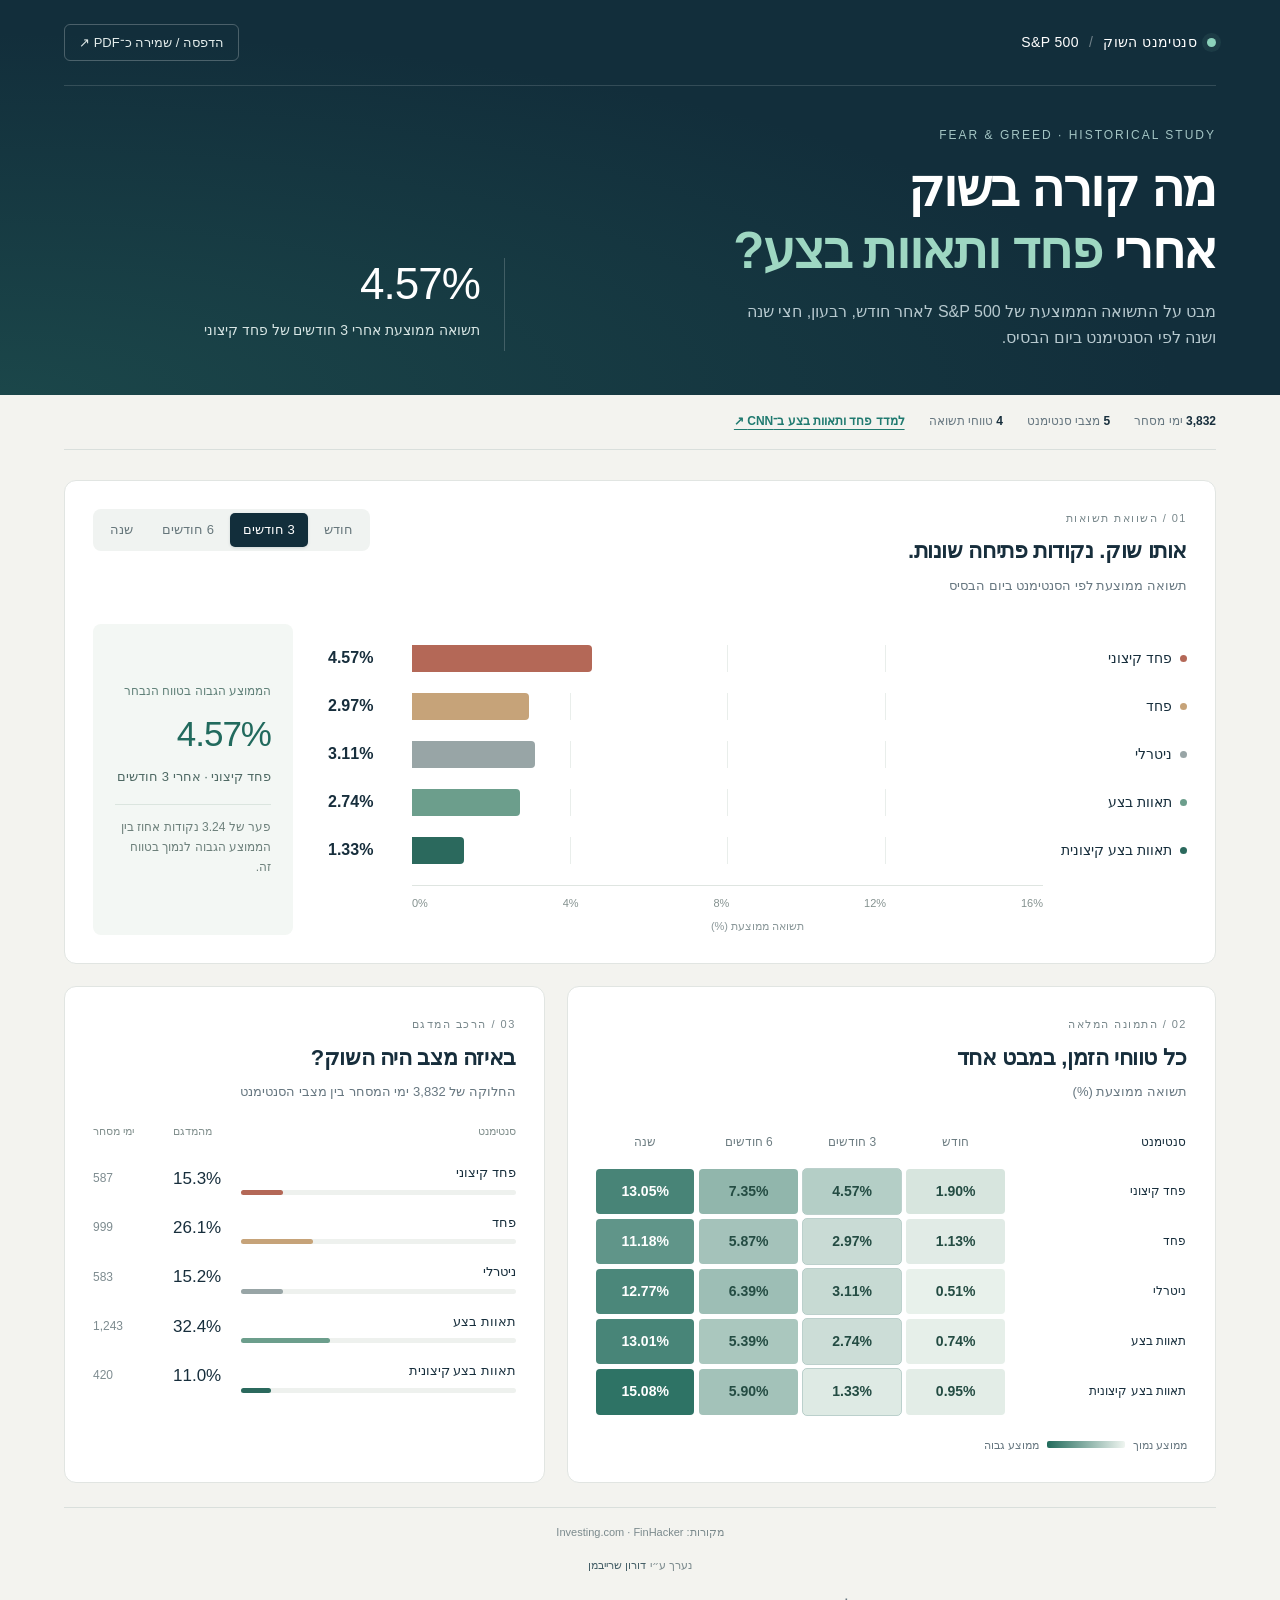
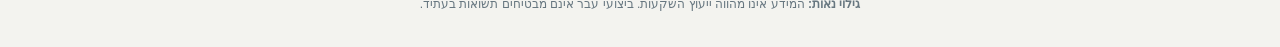
<file: index.html>
<!doctype html>
<html lang="he" dir="rtl">
<head><meta charset="utf-8"><meta name="viewport" content="width=device-width,initial-scale=1"><meta name="description" content="ויזואליזציה אינטראקטיבית בעברית: תשואות S&amp;P 500 לפי מדד פחד ותאוות בצע, בארבעה טווחי זמן."><meta name="theme-color" content="#122e3b"><title>סנטימנט השוק | פחד ותאוות בצע × S&P 500</title>
<link rel="stylesheet" href="assets/styles.css"></head>
<body><header><div class="wrap"><div class="top"><div class="brand"><span class="brand-mark"></span> סנטימנט השוק <span style="opacity:.4">/</span> <bdi>S&P 500</bdi></div><button class="print" type="button" onclick="window.print()">הדפסה / שמירה כ־PDF ↗</button></div><div class="hero"><div><div class="eyebrow">FEAR & GREED · HISTORICAL STUDY</div><h1>מה קורה בשוק<br>אחרי <span>פחד ותאוות בצע?</span></h1><p>מבט על התשואה הממוצעת של S&P 500 לאחר חודש, רבעון, חצי שנה ושנה לפי הסנטימנט ביום הבסיס.</p></div><div class="hero-note"><strong>4.57%</strong><div class="label">תשואה ממוצעת אחרי 3 חודשים של פחד קיצוני</div></div></div></div></header>
<div class="wrap"><div class="meta"><span><b>3,832</b> ימי מסחר</span><span><b>5</b> מצבי סנטימנט</span><span><b>4</b> טווחי תשואה</span><a href="https://edition.cnn.com/markets/fear-and-greed" target="_blank" rel="noopener noreferrer" style="color:var(--teal);font-weight:600;text-underline-offset:4px">למדד פחד ותאוות בצע ב־CNN ↗</a></div><main class="content">
<section class="panel"><div class="chart-head"><div><div class="section-label">01 / השוואת תשואות</div><h2>אותו שוק. נקודות פתיחה שונות.</h2><p class="sub">תשואה ממוצעת לפי הסנטימנט ביום הבסיס</p></div><div class="periods" role="group" aria-label="טווח התשואה"><button type="button" data-period="0" aria-pressed="false">חודש</button><button type="button" data-period="1" aria-pressed="true">3 חודשים</button><button type="button" data-period="2" aria-pressed="false">6 חודשים</button><button type="button" data-period="3" aria-pressed="false">שנה</button></div></div><div class="chart-layout"><div class="bar-chart"><div id="bars"></div><div class="axis" aria-hidden="true"><span>0%</span><span>4%</span><span>8%</span><span>12%</span><span>16%</span></div><div class="axis-caption">תשואה ממוצעת (%)</div></div><aside class="insight" id="insight" aria-live="polite"></aside></div></section>
<div class="lower"><section class="panel"><div class="section-label">02 / התמונה המלאה</div><h2>כל טווחי הזמן, במבט אחד</h2><p class="sub">תשואה ממוצעת (%)</p><table class="matrix"><caption style="position:absolute;width:1px;height:1px;overflow:hidden;clip-path:inset(50%)">תשואות ממוצעות לפי סנטימנט וטווח זמן</caption><thead><tr><th scope="col">סנטימנט</th><th scope="col">חודש</th><th scope="col">3 חודשים</th><th scope="col">6 חודשים</th><th scope="col">שנה</th></tr></thead><tbody id="matrix"></tbody></table><div class="scale"><span>ממוצע נמוך</span><span class="gradient" aria-hidden="true"></span><span>ממוצע גבוה</span></div></section>
<section class="panel"><div class="section-label">03 / הרכב המדגם</div><h2>באיזה מצב היה השוק?</h2><p class="sub">החלוקה של 3,832 ימי המסחר בין מצבי הסנטימנט</p><div class="dist-head"><span>סנטימנט</span><span>מהמדגם</span><span>ימי מסחר</span></div><div id="distribution" class="dist-chart"></div></section></div>
<footer class="footer" style="flex-direction:column;align-items:center;text-align:center"><span>מקורות: <bdi>Investing.com · FinHacker</bdi></span><span>נערך ע״י <b>דורון שרייבמן</b></span><p style="margin:6px 0 0;max-width:760px;font-size:12px;color:var(--muted)"><strong>גילוי נאות:</strong> המידע אינו מהווה ייעוץ השקעות. ביצועי עבר אינם מבטיחים תשואות בעתיד.</p></footer>
</main></div>
<script src="assets/app.js" defer></script></body></html>
</file>
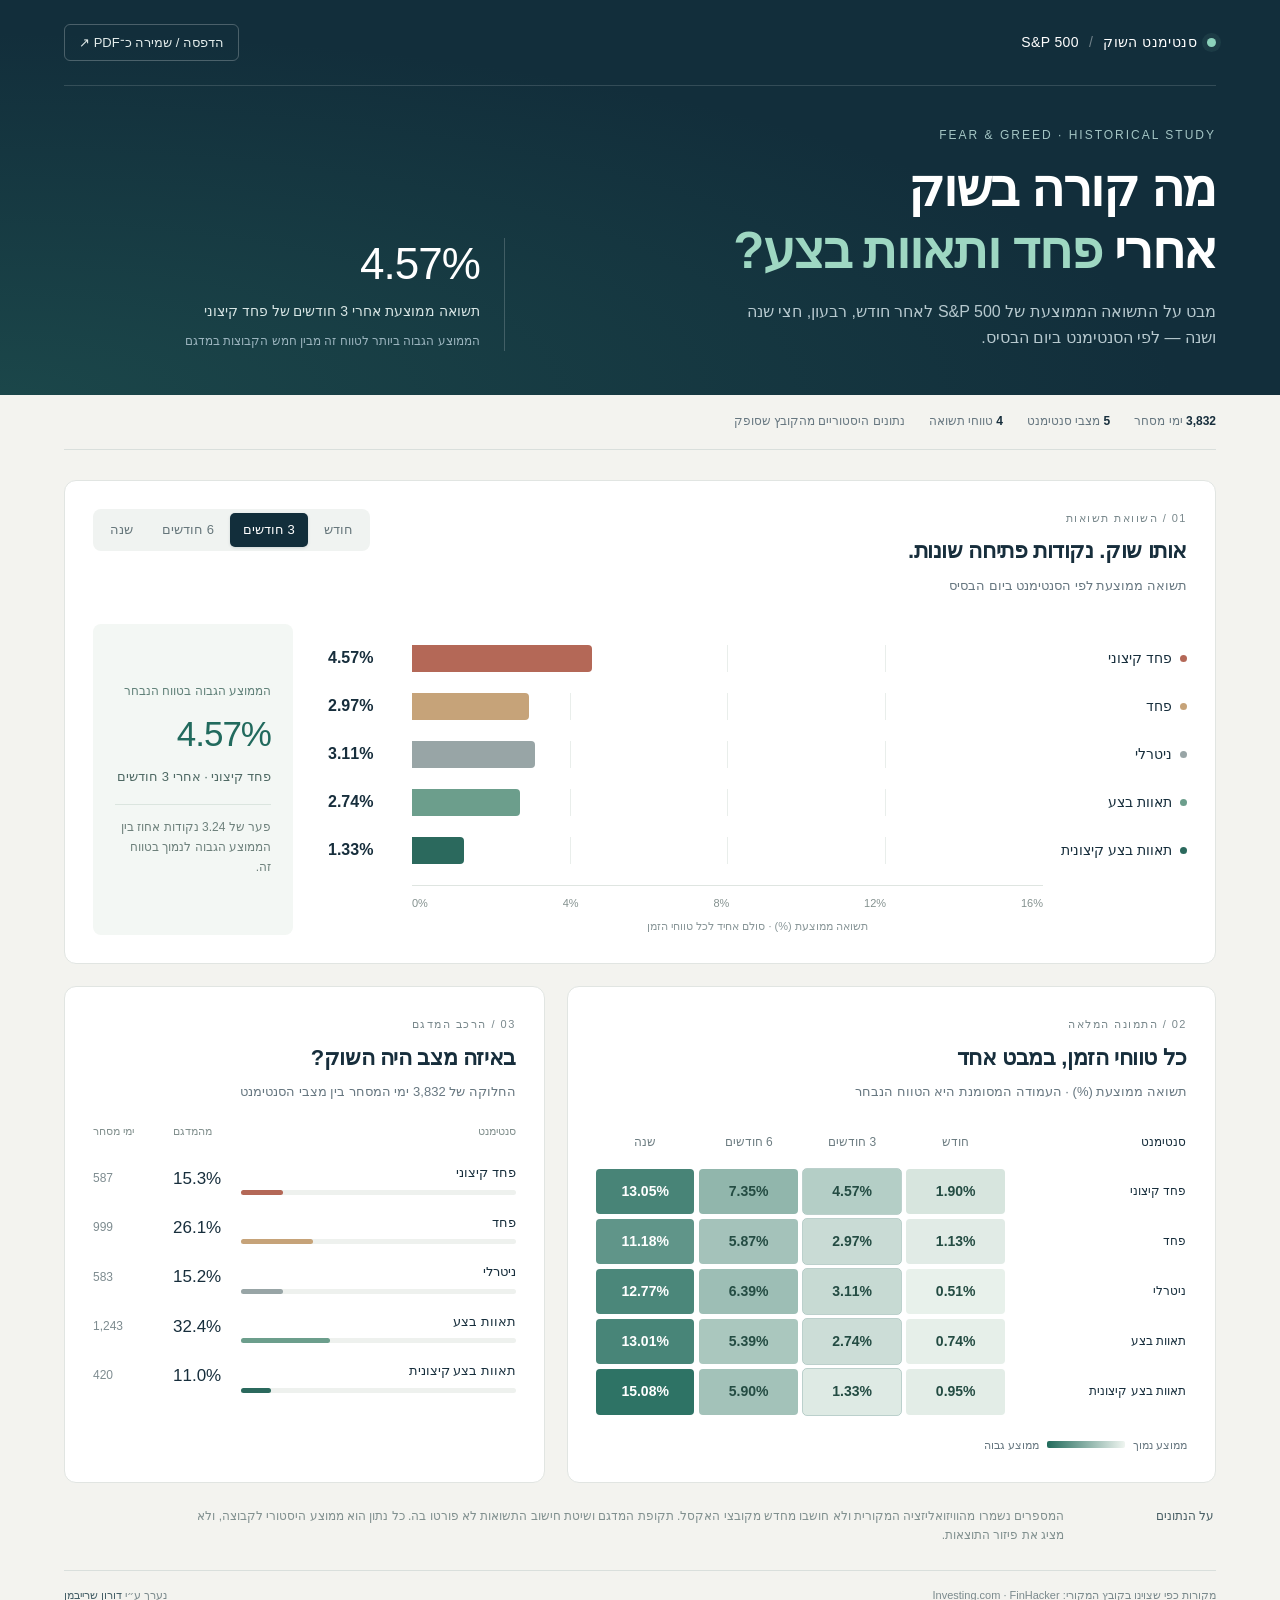
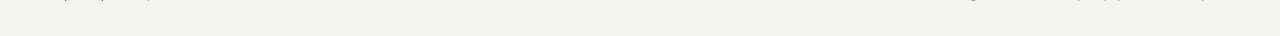
<file: fear-greed-sp500-github/index.html>
<!doctype html>
<html lang="he" dir="rtl">
<head><meta charset="utf-8"><meta name="viewport" content="width=device-width,initial-scale=1"><meta name="description" content="ויזואליזציה אינטראקטיבית בעברית: תשואות S&amp;P 500 לפי מדד פחד ותאוות בצע, בארבעה טווחי זמן."><meta name="theme-color" content="#122e3b"><title>סנטימנט השוק | פחד ותאוות בצע × S&P 500</title>
<link rel="stylesheet" href="assets/styles.css"></head>
<body><header><div class="wrap"><div class="top"><div class="brand"><span class="brand-mark"></span> סנטימנט השוק <span style="opacity:.4">/</span> <bdi>S&P 500</bdi></div><button class="print" type="button" onclick="window.print()">הדפסה / שמירה כ־PDF ↗</button></div><div class="hero"><div><div class="eyebrow">FEAR & GREED · HISTORICAL STUDY</div><h1>מה קורה בשוק<br>אחרי <span>פחד ותאוות בצע?</span></h1><p>מבט על התשואה הממוצעת של S&P 500 לאחר חודש, רבעון, חצי שנה ושנה — לפי הסנטימנט ביום הבסיס.</p></div><div class="hero-note"><strong>4.57%</strong><div class="label">תשואה ממוצעת אחרי 3 חודשים של פחד קיצוני</div><div class="small">הממוצע הגבוה ביותר לטווח זה מבין חמש הקבוצות במדגם</div></div></div></div></header>
<div class="wrap"><div class="meta"><span><b>3,832</b> ימי מסחר</span><span><b>5</b> מצבי סנטימנט</span><span><b>4</b> טווחי תשואה</span><span>נתונים היסטוריים מהקובץ שסופק</span></div><main class="content">
<section class="panel"><div class="chart-head"><div><div class="section-label">01 / השוואת תשואות</div><h2>אותו שוק. נקודות פתיחה שונות.</h2><p class="sub">תשואה ממוצעת לפי הסנטימנט ביום הבסיס</p></div><div class="periods" role="group" aria-label="טווח התשואה"><button type="button" data-period="0" aria-pressed="false">חודש</button><button type="button" data-period="1" aria-pressed="true">3 חודשים</button><button type="button" data-period="2" aria-pressed="false">6 חודשים</button><button type="button" data-period="3" aria-pressed="false">שנה</button></div></div><div class="chart-layout"><div class="bar-chart"><div id="bars"></div><div class="axis" aria-hidden="true"><span>0%</span><span>4%</span><span>8%</span><span>12%</span><span>16%</span></div><div class="axis-caption">תשואה ממוצעת (%) · סולם אחיד לכל טווחי הזמן</div></div><aside class="insight" id="insight" aria-live="polite"></aside></div></section>
<div class="lower"><section class="panel"><div class="section-label">02 / התמונה המלאה</div><h2>כל טווחי הזמן, במבט אחד</h2><p class="sub">תשואה ממוצעת (%) · העמודה המסומנת היא הטווח הנבחר</p><table class="matrix"><caption style="position:absolute;width:1px;height:1px;overflow:hidden;clip-path:inset(50%)">תשואות ממוצעות לפי סנטימנט וטווח זמן</caption><thead><tr><th scope="col">סנטימנט</th><th scope="col">חודש</th><th scope="col">3 חודשים</th><th scope="col">6 חודשים</th><th scope="col">שנה</th></tr></thead><tbody id="matrix"></tbody></table><div class="scale"><span>ממוצע נמוך</span><span class="gradient" aria-hidden="true"></span><span>ממוצע גבוה</span></div></section>
<section class="panel"><div class="section-label">03 / הרכב המדגם</div><h2>באיזה מצב היה השוק?</h2><p class="sub">החלוקה של 3,832 ימי המסחר בין מצבי הסנטימנט</p><div class="dist-head"><span>סנטימנט</span><span>מהמדגם</span><span>ימי מסחר</span></div><div id="distribution" class="dist-chart"></div></section></div>
<div class="notes"><strong>על הנתונים</strong><p>המספרים נשמרו מהוויזואליזציה המקורית ולא חושבו מחדש מקובצי האקסל. תקופת המדגם ושיטת חישוב התשואות לא פורטו בה. כל נתון הוא ממוצע היסטורי לקבוצה, ולא מציג את פיזור התוצאות.</p></div><footer class="footer"><span>מקורות כפי שצוינו בקובץ המקורי: <bdi>Investing.com · FinHacker</bdi></span><span>נערך ע״י <b>דורון שרייבמן</b></span></footer>
</main></div>
<script src="assets/app.js" defer></script></body></html>
</file>
<file: assets/styles.css>
:root{--ink:#172e3c;--muted:#677780;--paper:#f3f3ef;--line:#e1e5e2;--teal:#207a70;--dark:#122e3b}*{box-sizing:border-box}body{margin:0;background:var(--paper);color:var(--ink);font:15px/1.65 'Segoe UI',Arial,sans-serif}button{font:inherit;cursor:pointer}button:focus-visible,a:focus-visible{outline:3px solid #b88335;outline-offset:4px}header{background:var(--dark);color:#fff;position:relative;overflow:hidden}header:before{content:'';position:absolute;inset:0;background:radial-gradient(ellipse at 0% 100%,#2b72645c,transparent 65%);pointer-events:none}.wrap{max-width:1240px;margin:auto;padding:0 44px}.top{display:flex;align-items:center;justify-content:space-between;padding:24px 0;border-bottom:1px solid #ffffff24;position:relative}.brand{font-size:14px;letter-spacing:.4px;display:flex;align-items:center;gap:10px}.brand-mark{width:9px;height:9px;border-radius:50%;background:#8bd1ba;box-shadow:0 0 0 5px #8bd1ba14}.print{border:1px solid #ffffff3d;background:transparent;color:#e3eceb;padding:7px 14px;border-radius:6px;font-size:13px}.hero{display:grid;grid-template-columns:1.5fr 1fr;gap:50px;align-items:end;padding:40px 0 44px;position:relative}.eyebrow{font-size:12px;color:#a3c5c4;letter-spacing:2px;text-transform:uppercase}.hero h1{font-size:clamp(34px,4vw,51px);font-weight:600;letter-spacing:-1.3px;line-height:1.22;margin:12px 0 16px}.hero h1 span{color:#9ed7c2}.hero p{color:#b7c9cf;margin:0;max-width:490px;font-size:16px}.hero-note{border-right:1px solid #ffffff30;padding-right:24px}.hero-note strong{display:block;font-size:44px;line-height:1.2;font-weight:500;letter-spacing:-1px;direction:ltr;text-align:right}.hero-note .label{color:#d7e5e4;font-size:14px;margin:9px 0}.hero-note .small{font-size:12px;color:#9bb4be}.meta{display:flex;gap:24px;align-items:center;flex-wrap:wrap;padding:17px 0;color:var(--muted);font-size:12px;border-bottom:1px solid #d9dfdc}.meta b{color:var(--ink);font-weight:600}.content{padding-top:30px;padding-bottom:32px}.section-label{font-size:11px;letter-spacing:1.5px;color:#7a898d;margin-bottom:6px}.panel{background:#fff;border:1px solid var(--line);border-radius:12px;padding:28px}h2{font-size:22px;font-weight:600;letter-spacing:-.4px;margin:0 0 5px}.sub{color:var(--muted);font-size:13px;margin:0}.chart-head{display:flex;justify-content:space-between;gap:16px;align-items:start;flex-wrap:wrap}.periods{display:flex;gap:3px;background:#f0f3f1;padding:4px;border-radius:8px}.periods button{border:0;border-radius:5px;background:transparent;color:#66767b;padding:6px 13px;font-size:13px}.periods button[aria-pressed=true]{background:var(--dark);color:#fff;box-shadow:0 1px 3px #102e3c22}.chart-layout{display:grid;grid-template-columns:minmax(0,1fr) 200px;gap:35px;align-items:center;margin-top:28px}.bar-chart{min-width:0}.bar-row{display:grid;grid-template-columns:130px minmax(0,1fr) 70px;gap:14px;align-items:center;margin:21px 0;font-size:14px}.track{height:27px;position:relative;background:repeating-linear-gradient(to right,#e9eeeb 0,#e9eeeb 1px,transparent 1px,transparent 25%);direction:ltr}.bar{height:100%;width:var(--w);background:var(--c);border-radius:0 4px 4px 0;transition:width .45s cubic-bezier(.2,.7,.2,1)}.value{font-variant-numeric:tabular-nums;direction:ltr;text-align:left;font-weight:600;font-size:16px}.category{display:flex;align-items:center;gap:8px}.dot{width:7px;height:7px;border-radius:50%;background:var(--c);flex-shrink:0}.axis{margin-right:144px;margin-left:84px;display:flex;direction:ltr;justify-content:space-between;color:#84918f;font-size:11px;border-top:1px solid #dfe5e1;padding-top:8px}.axis-caption{text-align:center;font-size:11px;color:#8a9799;margin-top:5px}.insight{padding:20px 22px;background:#f3f7f4;border-radius:8px;align-self:stretch;display:flex;justify-content:center;flex-direction:column}.insight .tag{font-size:12px;color:#618179}.insight strong{font-size:35px;line-height:1.3;font-weight:500;letter-spacing:-1px;direction:ltr;text-align:right;margin:9px 0;color:#216a5d}.insight p{font-size:13px;margin:0;color:#4f6964}.insight .context{margin-top:17px;padding-top:13px;border-top:1px solid #dbe5df;font-size:12px;color:#6e817c}.lower{display:grid;grid-template-columns:1.35fr 1fr;gap:22px;margin-top:22px}.matrix{width:100%;border-collapse:separate;border-spacing:5px;margin:20px -5px 0;width:calc(100% + 10px);font-size:12px;table-layout:fixed}.matrix th{font-weight:500;text-align:center;color:#6d7d82;padding:6px 1px}.matrix th:first-child{width:31%;text-align:right;color:var(--ink)}.matrix td{text-align:center;padding:11px 2px;font-size:14px;font-weight:600;direction:ltr;font-variant-numeric:tabular-nums;border-radius:4px;background:var(--bg);color:var(--fg)}.matrix .selected{outline:1px solid #1e65584d;outline-offset:0}.scale{display:flex;align-items:center;gap:8px;color:var(--muted);font-size:11px;margin-top:16px}.gradient{width:78px;height:7px;background:linear-gradient(to left,#eff5f0,#226b5c);border-radius:2px;direction:ltr}.dist-chart{margin-top:22px}.dist-row{display:grid;grid-template-columns:minmax(0,1fr) 58px 70px;gap:10px;align-items:center;margin-bottom:17px;font-size:13px}.dist-row .name{display:flex;justify-content:space-between;gap:8px;margin-bottom:6px}.dist-track{height:5px;background:#eef1ee;direction:ltr;border-radius:3px}.dist-bar{width:var(--w);height:100%;background:var(--c);border-radius:3px}.count{color:#7e8c90;direction:ltr;text-align:left;font-size:12px;font-variant-numeric:tabular-nums}.percentage{direction:ltr;text-align:left;font-size:17px;font-variant-numeric:tabular-nums;font-weight:500}.dist-head{display:grid;grid-template-columns:minmax(0,1fr) 58px 70px;gap:10px;color:#83918f;font-size:11px;margin:20px 0 10px}.dist-head span:not(:first-child){text-align:left}.notes{margin:24px 2px 0;display:grid;grid-template-columns:130px 1fr;gap:20px;font-size:12px;color:#81908f}.notes strong{font-weight:500;color:#4a6066}.notes p{margin:0;max-width:870px}.footer{border-top:1px solid #d9dfdc;margin-top:24px;padding-top:15px;display:flex;justify-content:space-between;gap:15px;flex-wrap:wrap;color:#7b8a8d;font-size:11px}.footer b{font-weight:500;color:#455f67}@media(prefers-reduced-motion:reduce){.bar{transition:none}}@media(max-width:1050px){.wrap{padding:0 25px}.lower{grid-template-columns:1fr}.chart-layout{grid-template-columns:minmax(0,1fr) 170px;gap:20px}.insight{padding:16px}.matrix{max-width:100%}.dist-row{margin-bottom:16px}}@media(max-width:650px){.wrap{padding:0 16px}.top{padding:18px 0}.brand{font-size:12px}.print{font-size:11px}.hero{grid-template-columns:1fr;gap:28px;padding:28px 0}.hero h1{font-size:35px}.hero p{font-size:14px}.hero-note{display:none}.meta{gap:8px 18px;font-size:11px}.content{padding-top:20px}.panel{padding:20px 14px}.chart-head{gap:20px}h2{font-size:20px}.periods{width:100%;justify-content:space-between}.periods button{flex:1;padding:7px 5px}.chart-layout{grid-template-columns:1fr;margin-top:12px;gap:20px}.bar-row{grid-template-columns:108px minmax(0,1fr) 56px;gap:8px;margin:19px 0;font-size:12px}.track{height:23px}.value{font-size:14px}.axis{margin-right:116px;margin-left:64px}.insight{display:grid;grid-template-columns:1fr auto;gap:0 12px}.insight strong{grid-column:2;grid-row:1/3;margin:0;font-size:31px}.insight .context{grid-column:1/-1;margin-top:12px}.matrix{font-size:10px;border-spacing:3px;width:calc(100% + 6px);margin-right:-3px}.matrix th:first-child{width:29%}.matrix td{font-size:12px;padding:12px 0}.matrix th{font-size:11px}.lower{gap:18px;margin-top:18px}.notes{grid-template-columns:1fr;gap:6px}.footer{font-size:11px}}@media print{@page{size:A4 portrait;margin:12mm}body{background:#fff;print-color-adjust:exact;-webkit-print-color-adjust:exact}.wrap{padding:0;max-width:none}.print{display:none}.top{padding:12px 18px}.hero{padding:20px 18px;grid-template-columns:1.5fr 1fr;gap:20px}.hero h1{font-size:30px}.hero p{font-size:12px}.hero-note strong{font-size:32px}.meta{padding:10px 0}.content{padding-top:15px}.panel{padding:16px;break-inside:avoid}h2{font-size:18px}.chart-layout{grid-template-columns:minmax(0,1fr) 150px;margin-top:10px;gap:15px}.bar-row{margin:12px 0;font-size:12px}.insight strong{font-size:28px}.lower{grid-template-columns:1.3fr 1fr;gap:12px;margin-top:12px}.matrix{font-size:10px}.matrix td{font-size:11px;padding:8px 0}.dist-row{font-size:11px;grid-template-columns:minmax(0,1fr) 42px 54px;gap:5px;margin-bottom:13px}.dist-head{grid-template-columns:minmax(0,1fr) 42px 54px;gap:5px}.percentage{font-size:14px}.count{font-size:10px}.notes{margin-top:12px;font-size:10px}.footer{margin-top:12px}.periods{display:none}}
</file>
<file: fear-greed-sp500-github/assets/styles.css>
:root{--ink:#172e3c;--muted:#677780;--paper:#f3f3ef;--line:#e1e5e2;--teal:#207a70;--dark:#122e3b}*{box-sizing:border-box}body{margin:0;background:var(--paper);color:var(--ink);font:15px/1.65 'Segoe UI',Arial,sans-serif}button{font:inherit;cursor:pointer}button:focus-visible,a:focus-visible{outline:3px solid #b88335;outline-offset:4px}header{background:var(--dark);color:#fff;position:relative;overflow:hidden}header:before{content:'';position:absolute;inset:0;background:radial-gradient(ellipse at 0% 100%,#2b72645c,transparent 65%);pointer-events:none}.wrap{max-width:1240px;margin:auto;padding:0 44px}.top{display:flex;align-items:center;justify-content:space-between;padding:24px 0;border-bottom:1px solid #ffffff24;position:relative}.brand{font-size:14px;letter-spacing:.4px;display:flex;align-items:center;gap:10px}.brand-mark{width:9px;height:9px;border-radius:50%;background:#8bd1ba;box-shadow:0 0 0 5px #8bd1ba14}.print{border:1px solid #ffffff3d;background:transparent;color:#e3eceb;padding:7px 14px;border-radius:6px;font-size:13px}.hero{display:grid;grid-template-columns:1.5fr 1fr;gap:50px;align-items:end;padding:40px 0 44px;position:relative}.eyebrow{font-size:12px;color:#a3c5c4;letter-spacing:2px;text-transform:uppercase}.hero h1{font-size:clamp(34px,4vw,51px);font-weight:600;letter-spacing:-1.3px;line-height:1.22;margin:12px 0 16px}.hero h1 span{color:#9ed7c2}.hero p{color:#b7c9cf;margin:0;max-width:490px;font-size:16px}.hero-note{border-right:1px solid #ffffff30;padding-right:24px}.hero-note strong{display:block;font-size:44px;line-height:1.2;font-weight:500;letter-spacing:-1px;direction:ltr;text-align:right}.hero-note .label{color:#d7e5e4;font-size:14px;margin:9px 0}.hero-note .small{font-size:12px;color:#9bb4be}.meta{display:flex;gap:24px;align-items:center;flex-wrap:wrap;padding:17px 0;color:var(--muted);font-size:12px;border-bottom:1px solid #d9dfdc}.meta b{color:var(--ink);font-weight:600}.content{padding-top:30px;padding-bottom:32px}.section-label{font-size:11px;letter-spacing:1.5px;color:#7a898d;margin-bottom:6px}.panel{background:#fff;border:1px solid var(--line);border-radius:12px;padding:28px}h2{font-size:22px;font-weight:600;letter-spacing:-.4px;margin:0 0 5px}.sub{color:var(--muted);font-size:13px;margin:0}.chart-head{display:flex;justify-content:space-between;gap:16px;align-items:start;flex-wrap:wrap}.periods{display:flex;gap:3px;background:#f0f3f1;padding:4px;border-radius:8px}.periods button{border:0;border-radius:5px;background:transparent;color:#66767b;padding:6px 13px;font-size:13px}.periods button[aria-pressed=true]{background:var(--dark);color:#fff;box-shadow:0 1px 3px #102e3c22}.chart-layout{display:grid;grid-template-columns:minmax(0,1fr) 200px;gap:35px;align-items:center;margin-top:28px}.bar-chart{min-width:0}.bar-row{display:grid;grid-template-columns:130px minmax(0,1fr) 70px;gap:14px;align-items:center;margin:21px 0;font-size:14px}.track{height:27px;position:relative;background:repeating-linear-gradient(to right,#e9eeeb 0,#e9eeeb 1px,transparent 1px,transparent 25%);direction:ltr}.bar{height:100%;width:var(--w);background:var(--c);border-radius:0 4px 4px 0;transition:width .45s cubic-bezier(.2,.7,.2,1)}.value{font-variant-numeric:tabular-nums;direction:ltr;text-align:left;font-weight:600;font-size:16px}.category{display:flex;align-items:center;gap:8px}.dot{width:7px;height:7px;border-radius:50%;background:var(--c);flex-shrink:0}.axis{margin-right:144px;margin-left:84px;display:flex;direction:ltr;justify-content:space-between;color:#84918f;font-size:11px;border-top:1px solid #dfe5e1;padding-top:8px}.axis-caption{text-align:center;font-size:11px;color:#8a9799;margin-top:5px}.insight{padding:20px 22px;background:#f3f7f4;border-radius:8px;align-self:stretch;display:flex;justify-content:center;flex-direction:column}.insight .tag{font-size:12px;color:#618179}.insight strong{font-size:35px;line-height:1.3;font-weight:500;letter-spacing:-1px;direction:ltr;text-align:right;margin:9px 0;color:#216a5d}.insight p{font-size:13px;margin:0;color:#4f6964}.insight .context{margin-top:17px;padding-top:13px;border-top:1px solid #dbe5df;font-size:12px;color:#6e817c}.lower{display:grid;grid-template-columns:1.35fr 1fr;gap:22px;margin-top:22px}.matrix{width:100%;border-collapse:separate;border-spacing:5px;margin:20px -5px 0;width:calc(100% + 10px);font-size:12px;table-layout:fixed}.matrix th{font-weight:500;text-align:center;color:#6d7d82;padding:6px 1px}.matrix th:first-child{width:31%;text-align:right;color:var(--ink)}.matrix td{text-align:center;padding:11px 2px;font-size:14px;font-weight:600;direction:ltr;font-variant-numeric:tabular-nums;border-radius:4px;background:var(--bg);color:var(--fg)}.matrix .selected{outline:1px solid #1e65584d;outline-offset:0}.scale{display:flex;align-items:center;gap:8px;color:var(--muted);font-size:11px;margin-top:16px}.gradient{width:78px;height:7px;background:linear-gradient(to left,#eff5f0,#226b5c);border-radius:2px;direction:ltr}.dist-chart{margin-top:22px}.dist-row{display:grid;grid-template-columns:minmax(0,1fr) 58px 70px;gap:10px;align-items:center;margin-bottom:17px;font-size:13px}.dist-row .name{display:flex;justify-content:space-between;gap:8px;margin-bottom:6px}.dist-track{height:5px;background:#eef1ee;direction:ltr;border-radius:3px}.dist-bar{width:var(--w);height:100%;background:var(--c);border-radius:3px}.count{color:#7e8c90;direction:ltr;text-align:left;font-size:12px;font-variant-numeric:tabular-nums}.percentage{direction:ltr;text-align:left;font-size:17px;font-variant-numeric:tabular-nums;font-weight:500}.dist-head{display:grid;grid-template-columns:minmax(0,1fr) 58px 70px;gap:10px;color:#83918f;font-size:11px;margin:20px 0 10px}.dist-head span:not(:first-child){text-align:left}.notes{margin:24px 2px 0;display:grid;grid-template-columns:130px 1fr;gap:20px;font-size:12px;color:#81908f}.notes strong{font-weight:500;color:#4a6066}.notes p{margin:0;max-width:870px}.footer{border-top:1px solid #d9dfdc;margin-top:24px;padding-top:15px;display:flex;justify-content:space-between;gap:15px;flex-wrap:wrap;color:#7b8a8d;font-size:11px}.footer b{font-weight:500;color:#455f67}@media(prefers-reduced-motion:reduce){.bar{transition:none}}@media(max-width:1050px){.wrap{padding:0 25px}.lower{grid-template-columns:1fr}.chart-layout{grid-template-columns:minmax(0,1fr) 170px;gap:20px}.insight{padding:16px}.matrix{max-width:100%}.dist-row{margin-bottom:16px}}@media(max-width:650px){.wrap{padding:0 16px}.top{padding:18px 0}.brand{font-size:12px}.print{font-size:11px}.hero{grid-template-columns:1fr;gap:28px;padding:28px 0}.hero h1{font-size:35px}.hero p{font-size:14px}.hero-note{display:none}.meta{gap:8px 18px;font-size:11px}.content{padding-top:20px}.panel{padding:20px 14px}.chart-head{gap:20px}h2{font-size:20px}.periods{width:100%;justify-content:space-between}.periods button{flex:1;padding:7px 5px}.chart-layout{grid-template-columns:1fr;margin-top:12px;gap:20px}.bar-row{grid-template-columns:108px minmax(0,1fr) 56px;gap:8px;margin:19px 0;font-size:12px}.track{height:23px}.value{font-size:14px}.axis{margin-right:116px;margin-left:64px}.insight{display:grid;grid-template-columns:1fr auto;gap:0 12px}.insight strong{grid-column:2;grid-row:1/3;margin:0;font-size:31px}.insight .context{grid-column:1/-1;margin-top:12px}.matrix{font-size:10px;border-spacing:3px;width:calc(100% + 6px);margin-right:-3px}.matrix th:first-child{width:29%}.matrix td{font-size:12px;padding:12px 0}.matrix th{font-size:11px}.lower{gap:18px;margin-top:18px}.notes{grid-template-columns:1fr;gap:6px}.footer{font-size:11px}}@media print{@page{size:A4 portrait;margin:12mm}body{background:#fff;print-color-adjust:exact;-webkit-print-color-adjust:exact}.wrap{padding:0;max-width:none}.print{display:none}.top{padding:12px 18px}.hero{padding:20px 18px;grid-template-columns:1.5fr 1fr;gap:20px}.hero h1{font-size:30px}.hero p{font-size:12px}.hero-note strong{font-size:32px}.meta{padding:10px 0}.content{padding-top:15px}.panel{padding:16px;break-inside:avoid}h2{font-size:18px}.chart-layout{grid-template-columns:minmax(0,1fr) 150px;margin-top:10px;gap:15px}.bar-row{margin:12px 0;font-size:12px}.insight strong{font-size:28px}.lower{grid-template-columns:1.3fr 1fr;gap:12px;margin-top:12px}.matrix{font-size:10px}.matrix td{font-size:11px;padding:8px 0}.dist-row{font-size:11px;grid-template-columns:minmax(0,1fr) 42px 54px;gap:5px;margin-bottom:13px}.dist-head{grid-template-columns:minmax(0,1fr) 42px 54px;gap:5px}.percentage{font-size:14px}.count{font-size:10px}.notes{margin-top:12px;font-size:10px}.footer{margin-top:12px}.periods{display:none}}
</file>
